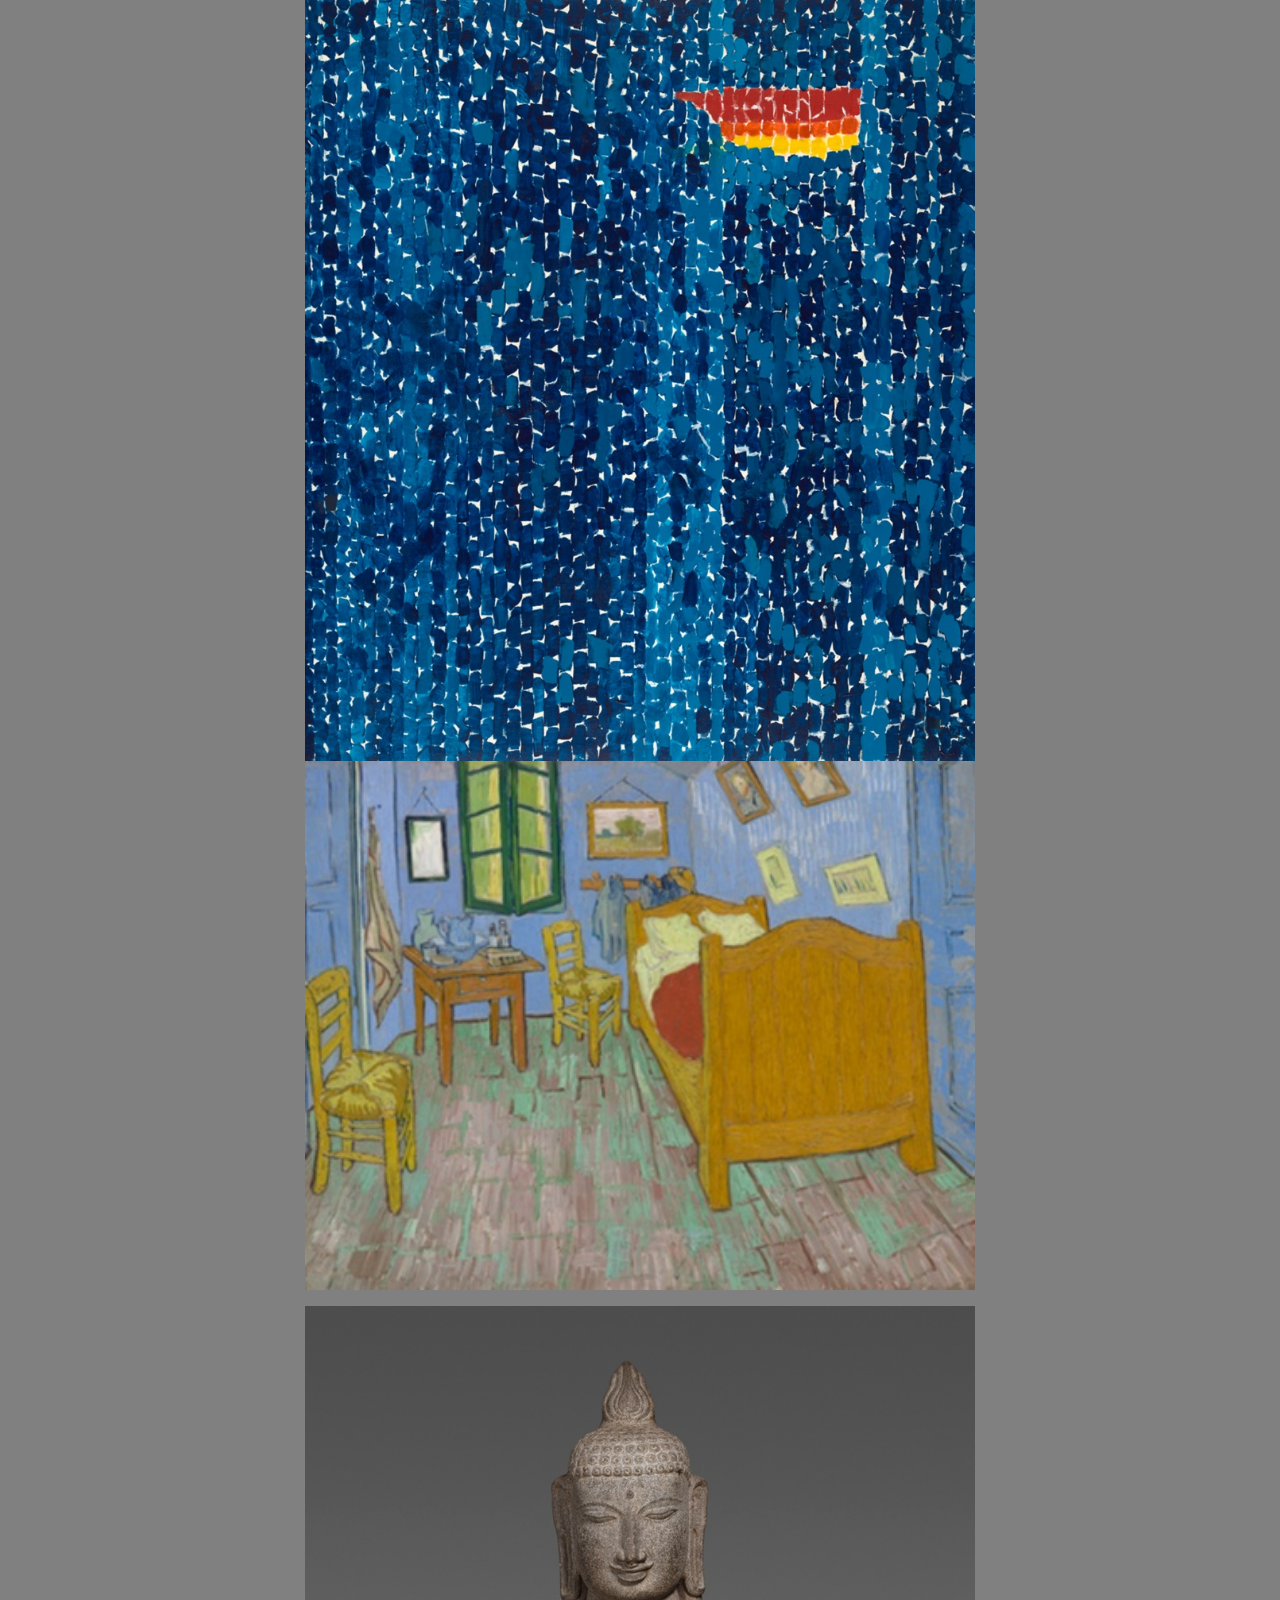
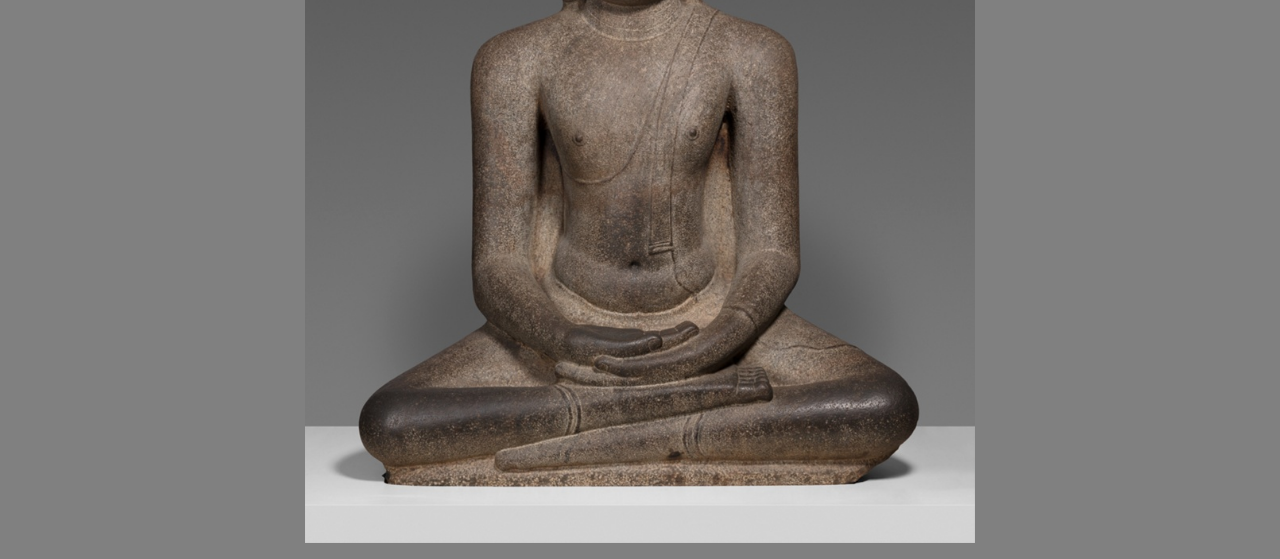
<file: gallery.html>
<!DOCTYPE html>
<html lang="en">
<head>
<meta charset="UTF-8">
<meta name="viewport" content="width=device-width, initial-scale=1.0">
<meta http-equiv="X-UA-Compatible" content="ie=edge">
<meta name="Description" content="Enter your description here"/>
<link rel="stylesheet" href="https://cdnjs.cloudflare.com/ajax/libs/twitter-bootstrap/5.1.0/css/bootstrap.min.css">
<link rel="stylesheet" href="https://cdnjs.cloudflare.com/ajax/libs/font-awesome/5.15.4/css/all.min.css">
<link rel="stylesheet" href="gallery.css">
<script src="main.js" defer></script>
<title>Gallery</title>
</head>
<body>
    <div class="container">
        <div class="gallery">
            <figure class="gallery__item gallery__item--1" id="fig1">
                <img src="images/starrynight.jpg" onclick="openPopup1()" alt="" class="gallery__img">
            <figure class="gallery__item gallery__item--2" id="fig2">
                <img src="images/bedroom.jpg" onclick="openPopup2()" alt="" class="gallery__img">
            </figure>
            <figure class="gallery__item gallery__item--3" id="fig3">
                <img src="images/buddha.jpg" onclick="openPopup3()" alt="" class="gallery__img">
            </figure>
        </div>
    </div>
<script src="https://cdnjs.cloudflare.com/ajax/libs/popper.js/2.9.2/umd/popper.min.js"></script>
<script src="https://cdnjs.cloudflare.com/ajax/libs/twitter-bootstrap/5.1.0/js/bootstrap.min.js"></script>
</body>
</html>
</file>
<file: gallery.css>
body {
    background-color: grey;
}

.gallery__img{
    width: 75%;
    height: 50%;
    max-height: 50%;
    object-fit: cover;
    display: block;
    justify-content: center;
}

.gallery__img:hover{
    background-color: gainsboro;
    border: 10px solid tan;
    padding: 19px;
    border-radius: 7px;
    cursor: pointer;
}

#fig1 {
    padding-left: 20%
}
</file>
